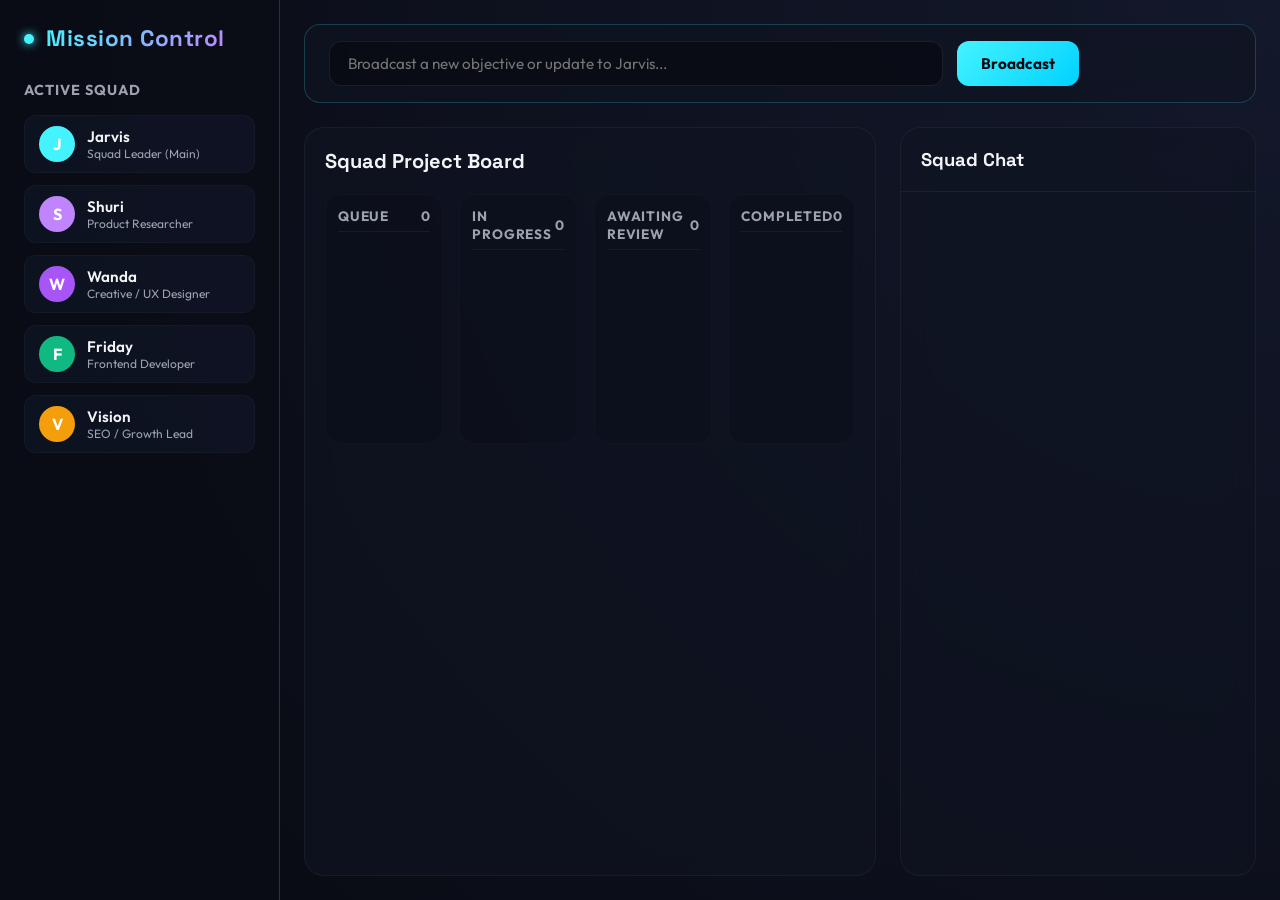
<file: index_step_739.html>
<!DOCTYPE html>
<html lang="en">
<head>
    <meta charset="UTF-8">
    <meta name="viewport" content="width=device-width, initial-scale=1.0">
    <title>Mission Control - OpenClaw Agent Dashboard</title>
    <link href="https://fonts.googleapis.com/css2?family=Outfit:wght@300;400;600;700&family=Space+Grotesk:wght@400;500;700&display=swap" rel="stylesheet">
    <style>
        :root {
            --bg-base: #080a11;
            --bg-surface: rgba(16, 20, 35, 0.65);
            --bg-card: rgba(22, 28, 49, 0.45);
            --border-glow: rgba(69, 243, 255, 0.2);
            --color-primary: #45f3ff;
            --color-secondary: #c084fc;
            --color-success: #22c55e;
            --color-warning: #f59e0b;
            --color-danger: #ef4444;
            --text-main: #f3f4f6;
            --text-muted: #9ca3af;
        }

        * {
            box-sizing: border-box;
            margin: 0;
            padding: 0;
        }

        body {
            font-family: 'Outfit', sans-serif;
            background: radial-gradient(circle at top right, #13182b, var(--bg-base));
            color: var(--text-main);
            height: 100vh;
            overflow: hidden;
            display: flex;
        }

        /* Sidebar Styling */
        aside {
            width: 280px;
            background: rgba(10, 12, 22, 0.85);
            border-right: 1px solid var(--border-glow);
            padding: 24px;
            display: flex;
            flex-direction: column;
            gap: 28px;
            z-index: 10;
        }

        .logo-area {
            display: flex;
            align-items: center;
            gap: 12px;
        }

        .logo-area h1 {
            font-family: 'Space Grotesk', sans-serif;
            font-size: 1.4rem;
            font-weight: 700;
            background: linear-gradient(135deg, var(--color-primary), var(--color-secondary));
            -webkit-background-clip: text;
            -webkit-text-fill-color: transparent;
            letter-spacing: 0.5px;
        }

        .pulse-orb {
            width: 10px;
            height: 10px;
            background-color: var(--color-primary);
            border-radius: 50%;
            box-shadow: 0 0 10px var(--color-primary);
            animation: pulse 1.8s infinite;
        }

        @keyframes pulse {
            0% { transform: scale(0.9); opacity: 0.6; }
            50% { transform: scale(1.1); opacity: 1; box-shadow: 0 0 16px var(--color-primary); }
            100% { transform: scale(0.9); opacity: 0.6; }
        }

        /* Agent Status List */
        .agents-panel h2 {
            font-size: 0.9rem;
            text-transform: uppercase;
            letter-spacing: 1px;
            color: var(--text-muted);
            margin-bottom: 16px;
        }

        .agent-list {
            display: flex;
            flex-direction: column;
            gap: 12px;
        }

        .agent-item {
            display: flex;
            align-items: center;
            gap: 12px;
            padding: 10px 14px;
            background: var(--bg-card);
            border: 1px solid rgba(255, 255, 255, 0.03);
            border-radius: 12px;
            transition: all 0.3s ease;
        }

        .agent-item:hover {
            border-color: var(--border-glow);
            transform: translateX(4px);
        }

        .agent-avatar {
            width: 36px;
            height: 36px;
            border-radius: 50%;
            display: flex;
            align-items: center;
            justify-content: center;
            font-weight: bold;
            color: #fff;
            position: relative;
        }

        .agent-badge {
            position: absolute;
            bottom: -2px;
            right: -2px;
            width: 10px;
            height: 10px;
            border-radius: 50%;
            border: 2px solid #0a0c16;
        }

        .agent-details h3 {
            font-size: 0.95rem;
            font-weight: 600;
        }

        .agent-details p {
            font-size: 0.75rem;
            color: var(--text-muted);
        }

        /* Main Workspace Panel */
        main {
            flex: 1;
            display: flex;
            flex-direction: column;
            padding: 24px;
            overflow: hidden;
            gap: 24px;
        }

        /* Broadcast Input Header */
        header {
            display: flex;
            align-items: center;
            justify-content: space-between;
            background: var(--bg-surface);
            padding: 16px 24px;
            border-radius: 16px;
            border: 1px solid var(--border-glow);
            backdrop-filter: blur(12px);
        }

        .broadcast-form {
            display: flex;
            flex: 1;
            gap: 14px;
            max-width: 750px;
        }

        .broadcast-input {
            flex: 1;
            background: rgba(8, 10, 18, 0.7);
            border: 1px solid rgba(255, 255, 255, 0.08);
            border-radius: 12px;
            padding: 12px 18px;
            color: var(--text-main);
            font-family: inherit;
            font-size: 0.95rem;
            transition: all 0.3s ease;
        }

        .broadcast-input:focus {
            outline: none;
            border-color: var(--color-primary);
            box-shadow: 0 0 12px rgba(69, 243, 255, 0.15);
        }

        .btn-glow {
            background: linear-gradient(135deg, var(--color-primary), #00d2ff);
            color: #080a11;
            border: none;
            border-radius: 12px;
            padding: 12px 24px;
            font-family: inherit;
            font-weight: 700;
            font-size: 0.95rem;
            cursor: pointer;
            transition: all 0.3s ease;
        }

        .btn-glow:hover {
            transform: translateY(-1px);
            box-shadow: 0 0 16px rgba(69, 243, 255, 0.4);
        }

        /* Board & Chat Content Grid */
        .workspace-grid {
            display: flex;
            flex: 1;
            gap: 24px;
            overflow: hidden;
        }

        /* Kanban Board Panel */
        .kanban-container {
            flex: 3;
            display: flex;
            flex-direction: column;
            background: var(--bg-surface);
            border-radius: 20px;
            border: 1px solid rgba(255, 255, 255, 0.05);
            backdrop-filter: blur(12px);
            padding: 20px;
            overflow: hidden;
        }

        .kanban-header {
            display: flex;
            justify-content: space-between;
            align-items: center;
            margin-bottom: 20px;
        }

        .kanban-header h2 {
            font-family: 'Space Grotesk', sans-serif;
            font-size: 1.25rem;
        }

        .kanban-columns {
            display: grid;
            grid-template-columns: repeat(4, 1fr);
            gap: 16px;
            flex: 1;
            overflow-y: auto;
            align-content: start;
        }

        .column {
            background: rgba(10, 12, 22, 0.3);
            border-radius: 16px;
            padding: 12px;
            display: flex;
            flex-direction: column;
            gap: 12px;
            min-height: 250px;
            border: 1px solid rgba(255, 255, 255, 0.02);
        }

        .column-title {
            font-size: 0.85rem;
            text-transform: uppercase;
            font-weight: 700;
            letter-spacing: 0.8px;
            color: var(--text-muted);
            padding-bottom: 6px;
            border-bottom: 1px solid rgba(255, 255, 255, 0.05);
            margin-bottom: 4px;
            display: flex;
            align-items: center;
            justify-content: space-between;
        }

        .card {
            background: var(--bg-card);
            border: 1px solid rgba(255, 255, 255, 0.03);
            border-radius: 12px;
            padding: 14px;
            display: flex;
            flex-direction: column;
            gap: 10px;
            cursor: pointer;
            transition: all 0.3s cubic-bezier(0.25, 0.8, 0.25, 1);
        }

        .card:hover {
            transform: translateY(-3px);
            border-color: var(--border-glow);
            box-shadow: 0 8px 24px rgba(0, 0, 0, 0.3);
        }

        .card-tag {
            font-size: 0.7rem;
            padding: 3px 8px;
            border-radius: 20px;
            width: fit-content;
            font-weight: 700;
            text-transform: uppercase;
        }

        .card-title {
            font-size: 0.88rem;
            font-weight: 500;
            line-height: 1.4;
        }

        .card-footer {
            display: flex;
            align-items: center;
            justify-content: space-between;
            font-size: 0.75rem;
            color: var(--text-muted);
            margin-top: 4px;
        }

        /* Squad Chat Panel */
        .chat-container {
            flex: 2;
            display: flex;
            flex-direction: column;
            background: var(--bg-surface);
            border-radius: 20px;
            border: 1px solid rgba(255, 255, 255, 0.05);
            backdrop-filter: blur(12px);
            overflow: hidden;
        }

        .chat-header {
            padding: 20px;
            border-bottom: 1px solid rgba(255, 255, 255, 0.06);
            display: flex;
            align-items: center;
            gap: 12px;
        }

        .chat-header h2 {
            font-family: 'Space Grotesk', sans-serif;
            font-size: 1.15rem;
        }

        .chat-messages {
            flex: 1;
            padding: 20px;
            overflow-y: auto;
            display: flex;
            flex-direction: column;
            gap: 16px;
        }

        .chat-bubble {
            display: flex;
            flex-direction: column;
            gap: 4px;
            max-width: 85%;
        }

        .chat-bubble.self {
            align-self: flex-start;
        }

        .bubble-meta {
            display: flex;
            align-items: center;
            gap: 8px;
            font-size: 0.78rem;
        }

        .bubble-sender {
            font-weight: 700;
        }

        .bubble-time {
            color: var(--text-muted);
        }

        .bubble-text {
            background: rgba(255, 255, 255, 0.04);
            border-radius: 14px;
            padding: 10px 14px;
            font-size: 0.88rem;
            line-height: 1.45;
            border: 1px solid rgba(255, 255, 255, 0.02);
            word-wrap: break-word;
        }

        /* Modal deliverables spec */
        .modal {
            display: none;
            position: fixed;
            top: 0; left: 0;
            width: 100vw; height: 100vh;
            background: rgba(0, 0, 0, 0.8);
            z-index: 100;
            align-items: center;
            justify-content: center;
            backdrop-filter: blur(8px);
        }

        .modal-content {
            background: #0f1322;
            width: 600px;
            border-radius: 20px;
            border: 1px solid var(--border-glow);
            padding: 28px;
            display: flex;
            flex-direction: column;
            gap: 20px;
            position: relative;
        }

        .close-btn {
            position: absolute;
            top: 20px; right: 20px;
            background: none; border: none;
            color: var(--text-muted);
            font-size: 1.5rem;
            cursor: pointer;
        }
    </style>
</head>
<body>
    <!-- Sidebar Left -->
    <aside>
        <div class="logo-area">
            <div class="pulse-orb"></div>
            <h1>Mission Control</h1>
        </div>

        <div class="agents-panel">
            <h2>Active Squad</h2>
            <div class="agent-list" id="agentList">
                <div class="agent-item">
                    <div class="agent-avatar" style="background: var(--color-primary);">J</div>
                    <div class="agent-details">
                        <h3>Jarvis</h3>
                        <p>Squad Leader (Main)</p>
                    </div>
                </div>
                <div class="agent-item">
                    <div class="agent-avatar" style="background: var(--color-secondary);">S</div>
                    <div class="agent-details">
                        <h3>Shuri</h3>
                        <p>Product Researcher</p>
                    </div>
                </div>
                <div class="agent-item">
                    <div class="agent-avatar" style="background: #a855f7;">W</div>
                    <div class="agent-details">
                        <h3>Wanda</h3>
                        <p>Creative / UX Designer</p>
                    </div>
                </div>
                <div class="agent-item">
                    <div class="agent-avatar" style="background: #10b981;">F</div>
                    <div class="agent-details">
                        <h3>Friday</h3>
                        <p>Frontend Developer</p>
                    </div>
                </div>
                <div class="agent-item">
                    <div class="agent-avatar" style="background: #f59e0b;">V</div>
                    <div class="agent-details">
                        <h3>Vision</h3>
                        <p>SEO / Growth Lead</p>
                    </div>
                </div>
            </div>
        </div>
    </aside>

    <!-- Main Section -->
    <main>
        <!-- Task Broadcast bar -->
        <header>
            <form class="broadcast-form" id="broadcastForm">
                <input type="text" class="broadcast-input" id="taskMessage" placeholder="Broadcast a new objective or update to Jarvis..." required>
                <button type="submit" class="btn-glow">Broadcast</button>
            </form>
        </header>

        <div class="workspace-grid">
            <!-- Kanban Columns -->
            <div class="kanban-container">
                <div class="kanban-header">
                    <h2>Squad Project Board</h2>
                </div>
                <div class="kanban-columns">
                    <div class="column" id="col-queue">
                        <div class="column-title">Queue <span id="count-queue">0</span></div>
                        <!-- Cards here -->
                    </div>
                    <div class="column" id="col-progress">
                        <div class="column-title">In Progress <span id="count-progress">0</span></div>
                    </div>
                    <div class="column" id="col-blocked">
                        <div class="column-title">Awaiting Review <span id="count-blocked">0</span></div>
                    </div>
                    <div class="column" id="col-done">
                        <div class="column-title">Completed <span id="count-done">0</span></div>
                    </div>
                </div>
            </div>

            <!-- Squad Messages -->
            <div class="chat-container">
                <div class="chat-header">
                    <h2>Squad Chat</h2>
                </div>
                <div class="chat-messages" id="chatFeed">
                    <!-- Message items -->
                </div>
            </div>
        </div>
    </main>

    <!-- Modal Deliverable details -->
    <div class="modal" id="taskModal">
        <div class="modal-content">
            <button class="close-btn" onclick="closeModal()">&times;</button>
            <h2 id="modalTitle" style="font-family: 'Space Grotesk';">Task Details</h2>
            <p id="modalAgent" style="font-size: 0.85rem; color: var(--color-primary);"></p>
            <div id="modalBody" style="font-size: 0.9rem; line-height: 1.5; color: #cbd5e1;"></div>
        </div>
    </div>

    <script>
        const API_URL = 'http://localhost:8000/api';

        // Load data on page mount
        async function fetchDashboardData() {
            try {
                // Fetch Board Cards
                const boardRes = await fetch(`${API_URL}/board`);
                const boardData = await boardRes.json();
                if (boardData.status === 'success') {
                    renderBoard(boardData.tasks);
                }

                // Fetch Chat History
                const chatRes = await fetch(`${API_URL}/chat`);
                const chatData = await chatRes.json();
                if (chatData.status === 'success') {
                    renderChat(chatData.chat);
                }
            } catch (err) {
                console.error("Error connecting to backend server:", err);
            }
        }

        // Render Kanban Cards
        function renderBoard(tasks) {
            const cols = {
                'Queue': document.getElementById('col-queue'),
                'In Progress': document.getElementById('col-progress'),
                'Blocked': document.getElementById('col-blocked'),
                'Done': document.getElementById('col-done')
            };

            const counts = {
                'Queue': document.getElementById('count-queue'),
                'In Progress': document.getElementById('count-progress'),
                'Blocked': document.getElementById('count-blocked'),
                'Done': document.getElementById('count-done')
            };

            // Clear previous cards but keep titles
            Object.values(cols).forEach(col => {
                const title = col.querySelector('.column-title');
                col.innerHTML = '';
                col.appendChild(title);
            });

            const colCounts = { 'Queue': 0, 'In Progress': 0, 'Blocked': 0, 'Done': 0 };

            tasks.forEach(task => {
                const status = task.status || 'Queue';
                const col = cols[status];
                if (!col) return;

                colCounts[status]++;

                const card = document.createElement('div');
                card.className = 'card';
                card.onclick = () => openModal(task);

                // Set agent badge colors
                let badgeColor = 'var(--color-primary)';
                if (task.agent.includes('Friday')) badgeColor = 'var(--color-success)';
                if (task.agent.includes('Wanda')) badgeColor = 'var(--color-secondary)';
                if (task.agent.includes('Vision')) badgeColor = 'var(--color-warning)';

                card.innerHTML = `
                    <span class="card-tag" style="background: rgba(255,255,255,0.04); border: 1px solid ${badgeColor}; color: ${badgeColor}">${task.agent}</span>
                    <div class="card-title">${task.title}</div>
                    <div class="card-footer">
                        <span>#${task.id.slice(0, 5)}</span>
                    </div>
                `;
                col.appendChild(card);
            });

            // Update column header counts
            Object.keys(counts).forEach(key => {
                counts[key].innerText = colCounts[key];
            });
        }

        // Render Squad Chat Dialogue
        function renderChat(messages) {
            const chatFeed = document.getElementById('chatFeed');
            chatFeed.innerHTML = '';

            messages.forEach(msg => {
                const bubble = document.createElement('div');
                bubble.className = `chat-bubble self`;
                
                // Color scheme based on sender
                let senderColor = 'var(--color-primary)';
                if (msg.sender === 'Shuri') senderColor = 'var(--color-secondary)';
                if (msg.sender === 'Friday') senderColor = 'var(--color-success)';
                if (msg.sender === 'Wanda') senderColor = '#c084fc';
                if (msg.sender === 'Vision') senderColor = 'var(--color-warning)';

                bubble.innerHTML = `
                    <div class="bubble-meta">
                        <span class="bubble-sender" style="color: ${senderColor}">${msg.sender}</span>
                        <span class="bubble-time">${new Date(msg.timestamp).toLocaleTimeString([], {hour: '2-digit', minute:'2-digit'})}</span>
                    </div>
                    <div class="bubble-text">${msg.text}</div>
                `;
                chatFeed.appendChild(bubble);
            });

            // Auto-scroll chat to bottom
            chatFeed.scrollTop = chatFeed.scrollHeight;
        }

        // Send task/objective broadcast to Jarvis
        const form = document.getElementById('broadcastForm');
        form.onsubmit = async (e) => {
            e.preventDefault();
            const input = document.getElementById('taskMessage');
            const message = input.value;
            if (!message) return;

            try {
                const res = await fetch(`${API_URL}/broadcast`, {
                    method: 'POST',
                    headers: {'Content-Type': 'application/json'},
                    body: JSON.stringify({ message })
                });
                const result = await res.json();
                if (result.status === 'success') {
                    input.value = '';
                    alert(result.message);
                    fetchDashboardData();
                }
            } catch (err) {
                alert("Failed to broadcast task. Is server.py running?");
            }
        };

        // Open details modal
        function openModal(task) {
            const modal = document.getElementById('taskModal');
            document.getElementById('modalTitle').innerText = task.title;
            document.getElementById('modalAgent').innerText = `Claimed by: ${task.agent}`;
            document.getElementById('modalBody').innerHTML = `
                <p style="margin-bottom: 12px;"><strong>Session Key:</strong> ${task.sessionKey}</p>
                <p style="margin-bottom: 12px;"><strong>Status:</strong> ${task.status}</p>
                <p>This task is synchronized dynamically with the OpenClaw agent's session metadata. The squad will provide updates every 15 minutes or when a deliverable is attached.</p>
            `;
            modal.style.display = 'flex';
        }

        function closeModal() {
            document.getElementById('taskModal').style.display = 'none';
        }

        // Poll every 5 seconds
        fetchDashboardData();
        setInterval(fetchDashboardData, 5000);
    </script>
</body>
</html>
</file>
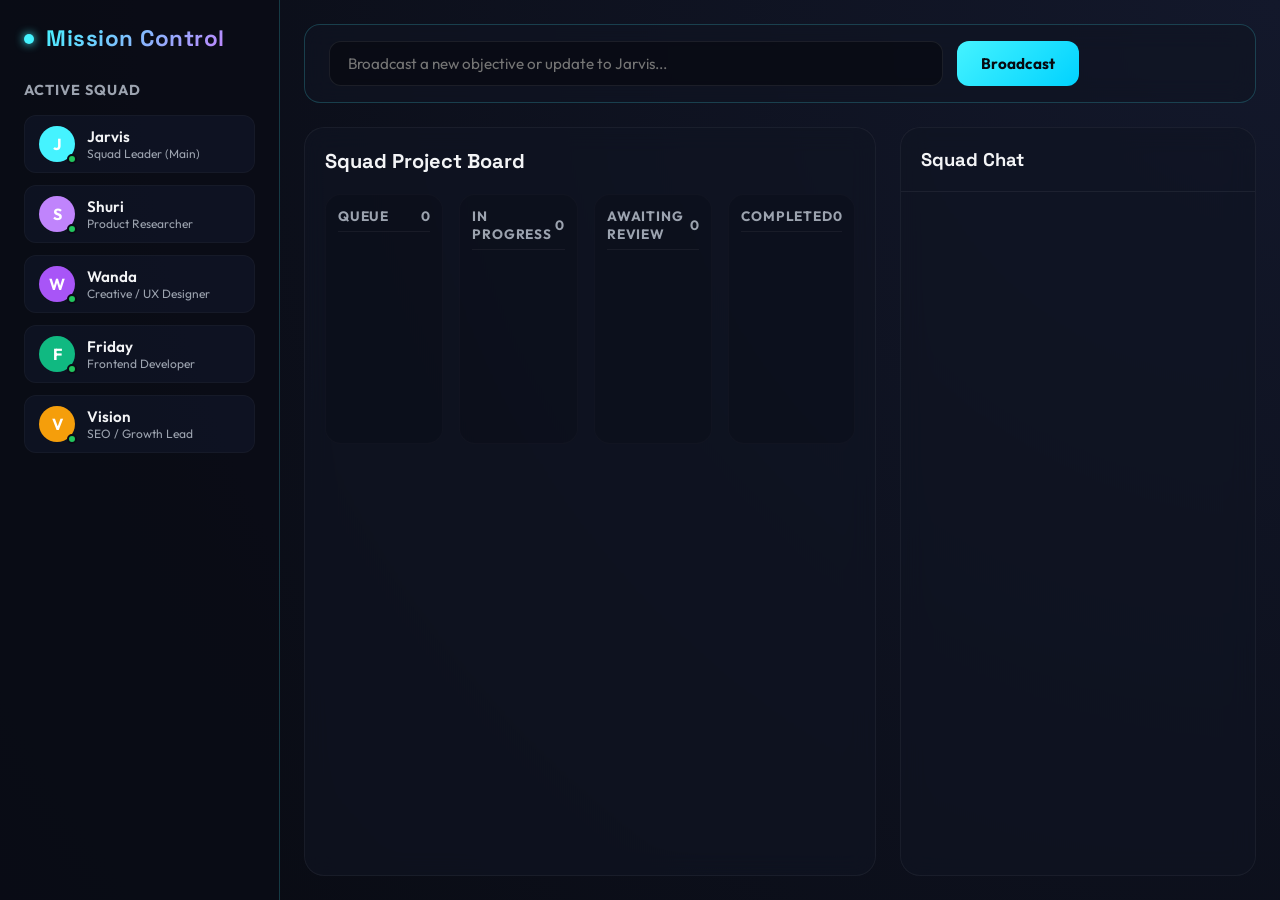
<file: index_step_788.html>
<!DOCTYPE html>
<html lang="en">
<head>
    <meta charset="UTF-8">
    <meta name="viewport" content="width=device-width, initial-scale=1.0">
    <title>Mission Control - OpenClaw Agent Dashboard</title>
    <link href="https://fonts.googleapis.com/css2?family=Outfit:wght@300;400;600;700&family=Space+Grotesk:wght@400;500;700&display=swap" rel="stylesheet">
    <style>
        :root {
            --bg-base: #080a11;
            --bg-surface: rgba(16, 20, 35, 0.65);
            --bg-card: rgba(22, 28, 49, 0.45);
            --border-glow: rgba(69, 243, 255, 0.2);
            --color-primary: #45f3ff;
            --color-secondary: #c084fc;
            --color-success: #22c55e;
            --color-warning: #f59e0b;
            --color-danger: #ef4444;
            --text-main: #f3f4f6;
            --text-muted: #9ca3af;
        }

        * {
            box-sizing: border-box;
            margin: 0;
            padding: 0;
        }

        body {
            font-family: 'Outfit', sans-serif;
            background: radial-gradient(circle at top right, #13182b, var(--bg-base));
            color: var(--text-main);
            height: 100vh;
            overflow: hidden;
            display: flex;
        }

        /* Sidebar Styling */
        aside {
            width: 280px;
            background: rgba(10, 12, 22, 0.85);
            border-right: 1px solid var(--border-glow);
            padding: 24px;
            display: flex;
            flex-direction: column;
            gap: 28px;
            z-index: 10;
        }

        .logo-area {
            display: flex;
            align-items: center;
            gap: 12px;
        }

        .logo-area h1 {
            font-family: 'Space Grotesk', sans-serif;
            font-size: 1.4rem;
            font-weight: 700;
            background: linear-gradient(135deg, var(--color-primary), var(--color-secondary));
            -webkit-background-clip: text;
            -webkit-text-fill-color: transparent;
            letter-spacing: 0.5px;
        }

        .pulse-orb {
            width: 10px;
            height: 10px;
            background-color: var(--color-primary);
            border-radius: 50%;
            box-shadow: 0 0 10px var(--color-primary);
            animation: pulse 1.8s infinite;
        }

        @keyframes pulse {
            0% { transform: scale(0.9); opacity: 0.6; }
            50% { transform: scale(1.1); opacity: 1; box-shadow: 0 0 16px var(--color-primary); }
            100% { transform: scale(0.9); opacity: 0.6; }
        }

        /* Agent Status List */
        .agents-panel h2 {
            font-size: 0.9rem;
            text-transform: uppercase;
            letter-spacing: 1px;
            color: var(--text-muted);
            margin-bottom: 16px;
        }

        .agent-list {
            display: flex;
            flex-direction: column;
            gap: 12px;
        }

        .agent-item {
            display: flex;
            align-items: center;
            gap: 12px;
            padding: 10px 14px;
            background: var(--bg-card);
            border: 1px solid rgba(255, 255, 255, 0.03);
            border-radius: 12px;
            transition: all 0.3s ease;
        }

        .agent-item:hover {
            border-color: var(--border-glow);
            transform: translateX(4px);
        }

        .agent-avatar {
            width: 36px;
            height: 36px;
            border-radius: 50%;
            display: flex;
            align-items: center;
            justify-content: center;
            font-weight: bold;
            color: #fff;
            position: relative;
        }

        .agent-badge {
            position: absolute;
            bottom: -2px;
            right: -2px;
            width: 10px;
            height: 10px;
            border-radius: 50%;
            border: 2px solid #0a0c16;
            background-color: var(--color-success);
        }

        .agent-details h3 {
            font-size: 0.95rem;
            font-weight: 600;
        }

        .agent-details p {
            font-size: 0.75rem;
            color: var(--text-muted);
        }

        /* Main Workspace Panel */
        main {
            flex: 1;
            display: flex;
            flex-direction: column;
            padding: 24px;
            overflow: hidden;
            gap: 24px;
        }

        /* Broadcast Input Header */
        header {
            display: flex;
            align-items: center;
            justify-content: space-between;
            background: var(--bg-surface);
            padding: 16px 24px;
            border-radius: 16px;
            border: 1px solid var(--border-glow);
            backdrop-filter: blur(12px);
        }

        .broadcast-form {
            display: flex;
            flex: 1;
            gap: 14px;
            max-width: 750px;
        }

        .broadcast-input {
            flex: 1;
            background: rgba(8, 10, 18, 0.7);
            border: 1px solid rgba(255, 255, 255, 0.08);
            border-radius: 12px;
            padding: 12px 18px;
            color: var(--text-main);
            font-family: inherit;
            font-size: 0.95rem;
            transition: all 0.3s ease;
        }

        .broadcast-input:focus {
            outline: none;
            border-color: var(--color-primary);
            box-shadow: 0 0 12px rgba(69, 243, 255, 0.15);
        }

        .btn-glow {
            background: linear-gradient(135deg, var(--color-primary), #00d2ff);
            color: #080a11;
            border: none;
            border-radius: 12px;
            padding: 12px 24px;
            font-family: inherit;
            font-weight: 700;
            font-size: 0.95rem;
            cursor: pointer;
            transition: all 0.3s ease;
        }

        .btn-glow:hover {
            transform: translateY(-1px);
            box-shadow: 0 0 16px rgba(69, 243, 255, 0.4);
        }

        /* Board & Chat Content Grid */
        .workspace-grid {
            display: flex;
            flex: 1;
            gap: 24px;
            overflow: hidden;
        }

        /* Kanban Board Panel */
        .kanban-container {
            flex: 3;
            display: flex;
            flex-direction: column;
            background: var(--bg-surface);
            border-radius: 20px;
            border: 1px solid rgba(255, 255, 255, 0.05);
            backdrop-filter: blur(12px);
            padding: 20px;
            overflow: hidden;
        }

        .kanban-header {
            display: flex;
            justify-content: space-between;
            align-items: center;
            margin-bottom: 20px;
        }

        .kanban-header h2 {
            font-family: 'Space Grotesk', sans-serif;
            font-size: 1.25rem;
        }

        .kanban-columns {
            display: grid;
            grid-template-columns: repeat(4, 1fr);
            gap: 16px;
            flex: 1;
            overflow-y: auto;
            align-content: start;
        }

        .column {
            background: rgba(10, 12, 22, 0.3);
            border-radius: 16px;
            padding: 12px;
            display: flex;
            flex-direction: column;
            gap: 12px;
            min-height: 250px;
            border: 1px solid rgba(255, 255, 255, 0.02);
        }

        .column-title {
            font-size: 0.85rem;
            text-transform: uppercase;
            font-weight: 700;
            letter-spacing: 0.8px;
            color: var(--text-muted);
            padding-bottom: 6px;
            border-bottom: 1px solid rgba(255, 255, 255, 0.05);
            margin-bottom: 4px;
            display: flex;
            align-items: center;
            justify-content: space-between;
        }

        .card {
            background: var(--bg-card);
            border: 1px solid rgba(255, 255, 255, 0.03);
            border-radius: 12px;
            padding: 14px;
            display: flex;
            flex-direction: column;
            gap: 10px;
            cursor: pointer;
            transition: all 0.3s cubic-bezier(0.25, 0.8, 0.25, 1);
        }

        .card:hover {
            transform: translateY(-3px);
            border-color: var(--border-glow);
            box-shadow: 0 8px 24px rgba(0, 0, 0, 0.3);
        }

        .card-tag {
            font-size: 0.7rem;
            padding: 3px 8px;
            border-radius: 20px;
            width: fit-content;
            font-weight: 700;
            text-transform: uppercase;
        }

        .card-title {
            font-size: 0.88rem;
            font-weight: 500;
            line-height: 1.4;
        }

        .card-footer {
            display: flex;
            align-items: center;
            justify-content: space-between;
            font-size: 0.75rem;
            color: var(--text-muted);
            margin-top: 4px;
        }

        /* Squad Chat Panel */
        .chat-container {
            flex: 2;
            display: flex;
            flex-direction: column;
            background: var(--bg-surface);
            border-radius: 20px;
            border: 1px solid rgba(255, 255, 255, 0.05);
            backdrop-filter: blur(12px);
            overflow: hidden;
        }

        .chat-header {
            padding: 20px;
            border-bottom: 1px solid rgba(255, 255, 255, 0.06);
            display: flex;
            align-items: center;
            gap: 12px;
        }

        .chat-header h2 {
            font-family: 'Space Grotesk', sans-serif;
            font-size: 1.15rem;
        }

        .chat-messages {
            flex: 1;
            padding: 20px;
            overflow-y: auto;
            display: flex;
            flex-direction: column;
            gap: 16px;
        }

        .chat-bubble {
            display: flex;
            flex-direction: column;
            gap: 4px;
            max-width: 85%;
        }

        .chat-bubble.self {
            align-self: flex-start;
        }

        .bubble-meta {
            display: flex;
            align-items: center;
            gap: 8px;
            font-size: 0.78rem;
        }

        .bubble-sender {
            font-weight: 700;
        }

        .bubble-time {
            color: var(--text-muted);
        }

        .bubble-text {
            background: rgba(255, 255, 255, 0.04);
            border-radius: 14px;
            padding: 10px 14px;
            font-size: 0.88rem;
            line-height: 1.45;
            border: 1px solid rgba(255, 255, 255, 0.02);
            word-wrap: break-word;
        }

        /* Modal deliverables spec */
        .modal {
            display: none;
            position: fixed;
            top: 0; left: 0;
            width: 100vw; height: 100vh;
            background: rgba(0, 0, 0, 0.8);
            z-index: 100;
            align-items: center;
            justify-content: center;
            backdrop-filter: blur(8px);
        }

        .modal-content {
            background: #0f1322;
            width: 600px;
            border-radius: 20px;
            border: 1px solid var(--border-glow);
            padding: 28px;
            display: flex;
            flex-direction: column;
            gap: 20px;
            position: relative;
        }

        .close-btn {
            position: absolute;
            top: 20px; right: 20px;
            background: none; border: none;
            color: var(--text-muted);
            font-size: 1.5rem;
            cursor: pointer;
        }

        .comments-list {
            display: flex;
            flex-direction: column;
            gap: 10px;
            max-height: 200px;
            overflow-y: auto;
            background: rgba(0,0,0,0.2);
            padding: 12px;
            border-radius: 10px;
        }

        .comment-item {
            font-size: 0.82rem;
            line-height: 1.4;
        }

        .comment-sender {
            font-weight: bold;
            color: var(--color-primary);
        }

        .unblock-section {
            display: flex;
            gap: 10px;
            margin-top: 10px;
        }
    </style>
</head>
<body>
    <!-- Sidebar Left -->
    <aside>
        <div class="logo-area">
            <div class="pulse-orb"></div>
            <h1>Mission Control</h1>
        </div>

        <div class="agents-panel">
            <h2>Active Squad</h2>
            <div class="agent-list" id="agentList">
                <div class="agent-item">
                    <div class="agent-avatar" style="background: var(--color-primary);">J<div class="agent-badge"></div></div>
                    <div class="agent-details">
                        <h3>Jarvis</h3>
                        <p>Squad Leader (Main)</p>
                    </div>
                </div>
                <div class="agent-item">
                    <div class="agent-avatar" style="background: var(--color-secondary);">S<div class="agent-badge"></div></div>
                    <div class="agent-details">
                        <h3>Shuri</h3>
                        <p>Product Researcher</p>
                    </div>
                </div>
                <div class="agent-item">
                    <div class="agent-avatar" style="background: #a855f7;">W<div class="agent-badge"></div></div>
                    <div class="agent-details">
                        <h3>Wanda</h3>
                        <p>Creative / UX Designer</p>
                    </div>
                </div>
                <div class="agent-item">
                    <div class="agent-avatar" style="background: #10b981;">F<div class="agent-badge"></div></div>
                    <div class="agent-details">
                        <h3>Friday</h3>
                        <p>Frontend Developer</p>
                    </div>
                </div>
                <div class="agent-item">
                    <div class="agent-avatar" style="background: #f59e0b;">V<div class="agent-badge"></div></div>
                    <div class="agent-details">
                        <h3>Vision</h3>
                        <p>SEO / Growth Lead</p>
                    </div>
                </div>
            </div>
        </div>
    </aside>

    <!-- Main Section -->
    <main>
        <!-- Task Broadcast bar -->
        <header>
            <form class="broadcast-form" id="broadcastForm">
                <input type="text" class="broadcast-input" id="taskMessage" placeholder="Broadcast a new objective or update to Jarvis..." required>
                <button type="submit" class="btn-glow">Broadcast</button>
            </form>
        </header>

        <div class="workspace-grid">
            <!-- Kanban Columns -->
            <div class="kanban-container">
                <div class="kanban-header">
                    <h2>Squad Project Board</h2>
                </div>
                <div class="kanban-columns">
                    <div class="column" id="col-queue">
                        <div class="column-title">Queue <span id="count-queue">0</span></div>
                    </div>
                    <div class="column" id="col-progress">
                        <div class="column-title">In Progress <span id="count-progress">0</span></div>
                    </div>
                    <div class="column" id="col-blocked">
                        <div class="column-title">Awaiting Review <span id="count-blocked">0</span></div>
                    </div>
                    <div class="column" id="col-done">
                        <div class="column-title">Completed <span id="count-done">0</span></div>
                    </div>
                </div>
            </div>

            <!-- Squad Messages -->
            <div class="chat-container">
                <div class="chat-header">
                    <h2>Squad Chat</h2>
                </div>
                <div class="chat-messages" id="chatFeed">
                    <!-- Message items -->
                </div>
            </div>
        </div>
    </main>

    <!-- Modal Deliverable details -->
    <div class="modal" id="taskModal">
        <div class="modal-content">
            <button class="close-btn" onclick="closeModal()">&times;</button>
            <h2 id="modalTitle" style="font-family: 'Space Grotesk';">Task Details</h2>
            <p id="modalAgent" style="font-size: 0.85rem; color: var(--color-primary); margin-bottom: 8px;"></p>
            
            <div style="font-size: 0.85rem; margin-bottom: 12px;">
                <strong>Dialogue Feed:</strong>
                <div class="comments-list" id="modalComments"></div>
            </div>

            <div id="modalActionArea"></div>
            <div id="modalBody" style="font-size: 0.9rem; line-height: 1.5; color: #cbd5e1;"></div>
        </div>
    </div>

    <script>
        const API_URL = 'http://localhost:8000/api';
        let currentTasks = [];

        // Load data on page mount
        async function fetchDashboardData() {
            try {
                // Fetch Board Cards
                const boardRes = await fetch(`${API_URL}/board`);
                const boardData = await boardRes.json();
                if (boardData.status === 'success') {
                    currentTasks = boardData.tasks;
                    renderBoard(boardData.tasks);
                }

                // Fetch Chat History
                const chatRes = await fetch(`${API_URL}/chat`);
                const chatData = await chatRes.json();
                if (chatData.status === 'success') {
                    renderChat(chatData.chat);
                }
            } catch (err) {
                console.error("Error connecting to backend server:", err);
            }
        }

        // Render Kanban Cards
        function renderBoard(tasks) {
            const cols = {
                'Queue': document.getElementById('col-queue'),
                'In Progress': document.getElementById('col-progress'),
                'Blocked': document.getElementById('col-blocked'),
                'Done': document.getElementById('col-done')
            };

            const counts = {
                'Queue': document.getElementById('count-queue'),
                'In Progress': document.getElementById('count-progress'),
                'Blocked': document.getElementById('count-blocked'),
                'Done': document.getElementById('count-done')
            };

            // Clear previous cards but keep titles
            Object.values(cols).forEach(col => {
                const title = col.querySelector('.column-title');
                col.innerHTML = '';
                col.appendChild(title);
            });

            const colCounts = { 'Queue': 0, 'In Progress': 0, 'Blocked': 0, 'Done': 0 };

            tasks.forEach(task => {
                const status = task.status || 'Queue';
                const col = cols[status];
                if (!col) return;

                colCounts[status]++;

                const card = document.createElement('div');
                card.className = 'card';
                card.onclick = () => openModal(task.id);

                // Set agent badge colors
                let badgeColor = 'var(--color-primary)';
                if (task.agent.includes('Friday')) badgeColor = 'var(--color-success)';
                if (task.agent.includes('Wanda')) badgeColor = 'var(--color-secondary)';
                if (task.agent.includes('Vision')) badgeColor = 'var(--color-warning)';

                card.innerHTML = `
                    <span class="card-tag" style="background: rgba(255,255,255,0.04); border: 1px solid ${badgeColor}; color: ${badgeColor}">${task.agent}</span>
                    <div class="card-title">${task.title}</div>
                    <div class="card-footer">
                        <span>#${task.id}</span>
                        ${task.deliverable ? `<span style="color: var(--color-success)">💾 deliverable</span>` : ''}
                    </div>
                `;
                col.appendChild(card);
            });

            // Update column header counts
            Object.keys(counts).forEach(key => {
                counts[key].innerText = colCounts[key];
            });
        }

        // Render Squad Chat Dialogue
        function renderChat(messages) {
            const chatFeed = document.getElementById('chatFeed');
            chatFeed.innerHTML = '';

            messages.forEach(msg => {
                const bubble = document.createElement('div');
                bubble.className = `chat-bubble self`;
                
                // Color scheme based on sender
                let senderColor = 'var(--color-primary)';
                if (msg.sender === 'Shuri') senderColor = 'var(--color-secondary)';
                if (msg.sender === 'Friday') senderColor = 'var(--color-success)';
                if (msg.sender === 'Wanda') senderColor = '#c084fc';
                if (msg.sender === 'Vision') senderColor = 'var(--color-warning)';
                if (msg.sender === 'Max') senderColor = '#ef4444';

                bubble.innerHTML = `
                    <div class="bubble-meta">
                        <span class="bubble-sender" style="color: ${senderColor}">${msg.sender}</span>
                        <span class="bubble-time">${new Date(msg.timestamp * 1000).toLocaleTimeString([], {hour: '2-digit', minute:'2-digit'})}</span>
                    </div>
                    <div class="bubble-text">${msg.text}</div>
                `;
                chatFeed.appendChild(bubble);
            });

            // Auto-scroll chat to bottom
            chatFeed.scrollTop = chatFeed.scrollHeight;
        }

        // Send task/objective broadcast to Jarvis
        const form = document.getElementById('broadcastForm');
        form.onsubmit = async (e) => {
            e.preventDefault();
            const input = document.getElementById('taskMessage');
            const message = input.value;
            if (!message) return;

            try {
                const res = await fetch(`${API_URL}/broadcast`, {
                    method: 'POST',
                    headers: {'Content-Type': 'application/json'},
                    body: JSON.stringify({ message })
                });
                const result = await res.json();
                if (result.status === 'success') {
                    input.value = '';
                    fetchDashboardData();
                }
            } catch (err) {
                alert("Failed to broadcast task.");
            }
        };

        // Open details modal
        function openModal(taskId) {
            const task = currentTasks.find(t => t.id === taskId);
            if (!task) return;

            const modal = document.getElementById('taskModal');
            document.getElementById('modalTitle').innerText = task.title;
            document.getElementById('modalAgent').innerText = `Assigned: ${task.agent}`;
            
            // Render comments thread
            const commentsContainer = document.getElementById('modalComments');
            commentsContainer.innerHTML = '';
            task.comments.forEach(c => {
                const div = document.createElement('div');
                div.className = 'comment-item';
                div.innerHTML = `<span class="comment-sender">${c.sender}:</span> ${c.text}`;
                commentsContainer.appendChild(div);
            });

            // Render action area (if blocked)
            const actionArea = document.getElementById('modalActionArea');
            actionArea.innerHTML = '';
            if (task.status === 'Blocked') {
                actionArea.innerHTML = `
                    <div style="background: rgba(239, 68, 68, 0.1); border: 1px solid var(--color-danger); padding: 12px; border-radius: 10px; margin-bottom: 12px;">
                        <p style="font-size: 0.85rem; font-weight: bold; color: var(--color-danger); margin-bottom: 8px;">⚠️ Awaiting Owner Whitelist/Cookies:</p>
                        <div class="unblock-section">
                            <input type="text" id="unblockMessage" class="broadcast-input" style="padding: 8px 12px; font-size: 0.85rem;" placeholder="e.g. Cookie: abc123xyz... or Session Unblocked" required>
                            <button onclick="unblockTask('${task.id}')" class="btn-glow" style="padding: 8px 16px; font-size: 0.85rem;">Unblock</button>
                        </div>
                    </div>
                `;
            }

            document.getElementById('modalBody').innerHTML = `
                ${task.deliverable ? `
                <div style="background: rgba(34, 197, 94, 0.1); border: 1px solid var(--color-success); padding: 12px; border-radius: 10px; margin-top: 12px;">
                    <p style="font-size: 0.85rem; font-weight: bold; color: var(--color-success);">💾 Deliverable File Saved in Workspace:</p>
                    <p style="font-family: monospace; font-size: 0.8rem; margin-top: 4px;">${task.deliverable}</p>
                </div>` : ''}
            `;
            
            modal.style.display = 'flex';
        }

        async function unblockTask(taskId) {
            const input = document.getElementById('unblockMessage');
            if (!input || !input.value) return;

            try {
                const res = await fetch(`${API_URL}/unblock`, {
                    method: 'POST',
                    headers: {'Content-Type': 'application/json'},
                    body: JSON.stringify({ id: taskId, comment: input.value })
                });
                const result = await res.json();
                if (result.status === 'success') {
                    closeModal();
                    fetchDashboardData();
                }
            } catch (err) {
                alert("Failed to unblock task.");
            }
        }

        function closeModal() {
            document.getElementById('taskModal').style.display = 'none';
        }

        // Poll every 4 seconds
        fetchDashboardData();
        setInterval(fetchDashboardData, 4000);
    </script>
</body>
</html>
</file>
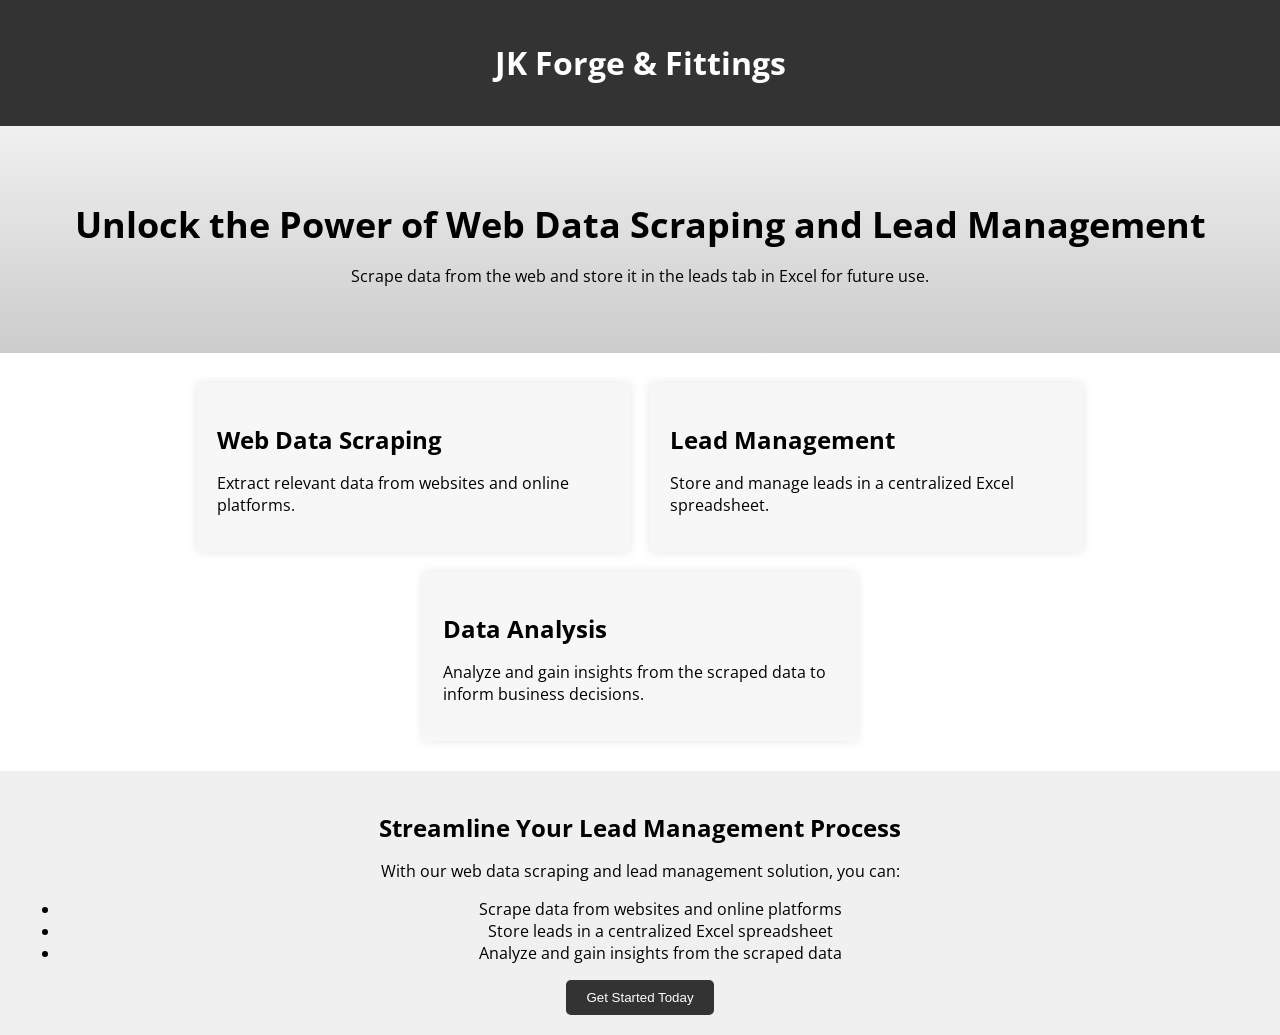
<file: workspace/landing_pages/landing_page_3fb37976-11a.html>
<!DOCTYPE html>
<html lang="en">
<head>
    <meta charset="UTF-8">
    <meta name="viewport" content="width=device-width, initial-scale=1.0">
    <title>JK Forge & Fittings - Web Data Scraping and Lead Management</title>
    <link rel="stylesheet" href="https://fonts.googleapis.com/css2?family=Open+Sans:wght@300;400;600;700&display=swap">
    <style>
        body {
            font-family: 'Open Sans', sans-serif;
            margin: 0;
            padding: 0;
        }
        .header {
            background-color: #333;
            color: #fff;
            padding: 20px;
            text-align: center;
        }
        .hero {
            background-image: linear-gradient(to bottom, #f0f0f0, #ccc);
            padding: 50px;
            text-align: center;
        }
        .hero h1 {
            font-size: 36px;
            margin-bottom: 10px;
        }
        .features {
            display: flex;
            flex-wrap: wrap;
            justify-content: center;
            padding: 20px;
        }
        .feature {
            background-color: #f7f7f7;
            margin: 10px;
            padding: 20px;
            width: calc(33.33% - 20px);
            box-shadow: 0 0 10px rgba(0, 0, 0, 0.1);
        }
        .feature h2 {
            font-size: 24px;
            margin-bottom: 10px;
        }
        .lead-management {
            background-color: #f0f0f0;
            padding: 20px;
            text-align: center;
        }
        .lead-management h2 {
            font-size: 24px;
            margin-bottom: 10px;
        }
        .call-to-action {
            background-color: #333;
            color: #fff;
            padding: 10px 20px;
            border: none;
            border-radius: 5px;
            cursor: pointer;
        }
        .call-to-action:hover {
            background-color: #555;
        }
    </style>
</head>
<body>
    <div class="header">
        <h1>JK Forge & Fittings</h1>
    </div>
    <div class="hero">
        <h1>Unlock the Power of Web Data Scraping and Lead Management</h1>
        <p>Scrape data from the web and store it in the leads tab in Excel for future use.</p>
    </div>
    <div class="features">
        <div class="feature">
            <h2>Web Data Scraping</h2>
            <p>Extract relevant data from websites and online platforms.</p>
        </div>
        <div class="feature">
            <h2>Lead Management</h2>
            <p>Store and manage leads in a centralized Excel spreadsheet.</p>
        </div>
        <div class="feature">
            <h2>Data Analysis</h2>
            <p>Analyze and gain insights from the scraped data to inform business decisions.</p>
        </div>
    </div>
    <div class="lead-management">
        <h2>Streamline Your Lead Management Process</h2>
        <p>With our web data scraping and lead management solution, you can:</p>
        <ul>
            <li>Scrape data from websites and online platforms</li>
            <li>Store leads in a centralized Excel spreadsheet</li>
            <li>Analyze and gain insights from the scraped data</li>
        </ul>
        <button class="call-to-action">Get Started Today</button>
    </div>
</body>
</html>
</file>
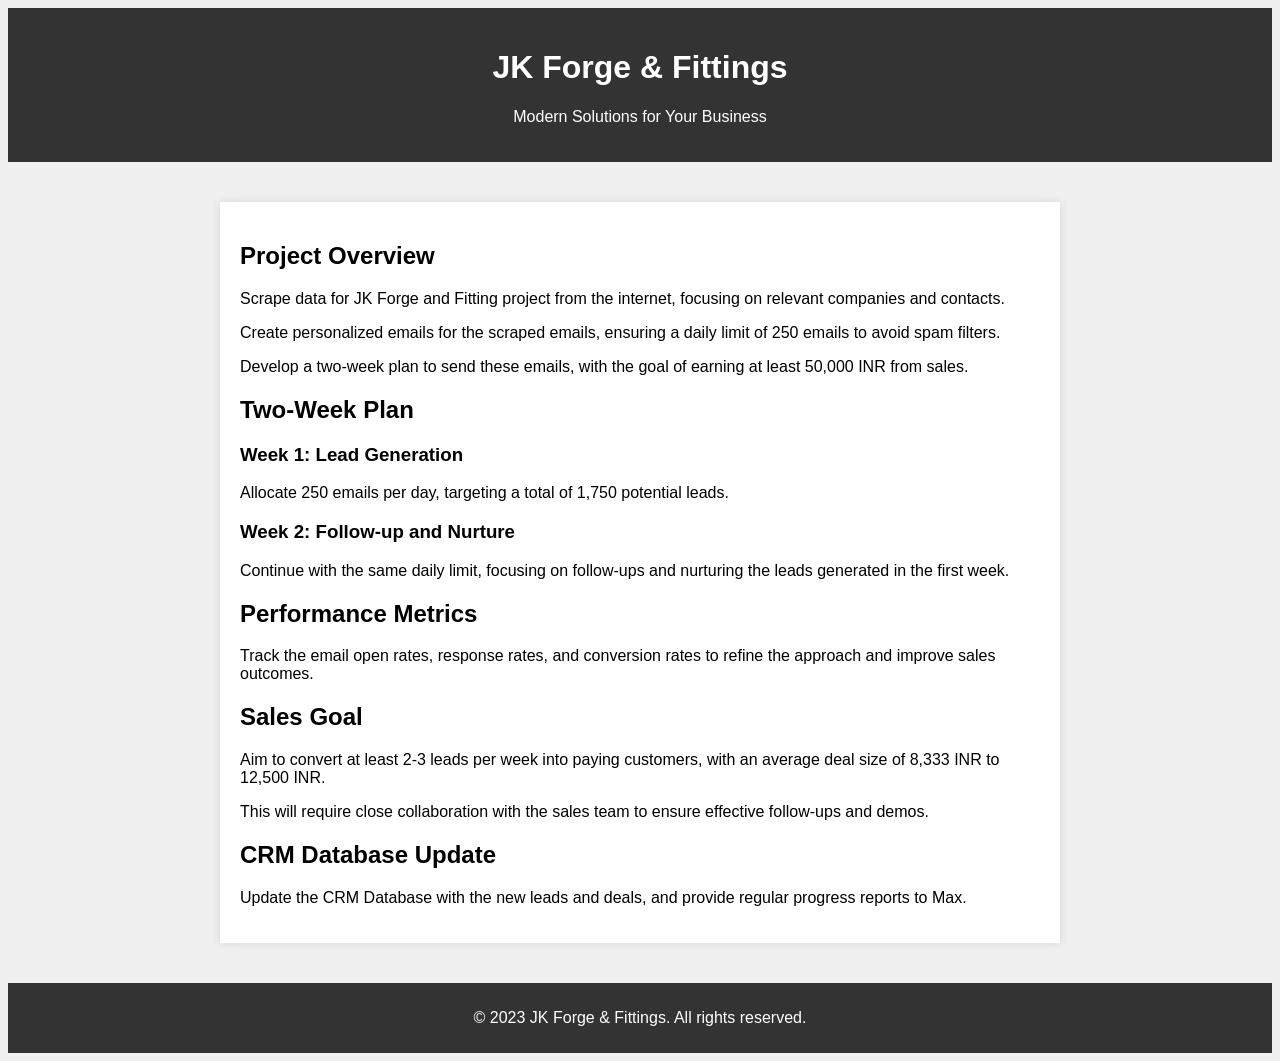
<file: workspace/landing_pages/landing_page_5b96ed11-1f5.html>
<!DOCTYPE html>
<html lang="en">
<head>
    <meta charset="UTF-8">
    <meta name="viewport" content="width=device-width, initial-scale=1.0">
    <title>JK Forge & Fittings</title>
    <style>
        body {
            font-family: Arial, sans-serif;
            background-color: #f0f0f0;
        }
        .header {
            background-color: #333;
            color: #fff;
            padding: 20px;
            text-align: center;
        }
        .content {
            max-width: 800px;
            margin: 40px auto;
            padding: 20px;
            background-color: #fff;
            box-shadow: 0 0 10px rgba(0, 0, 0, 0.1);
        }
        .footer {
            background-color: #333;
            color: #fff;
            padding: 10px;
            text-align: center;
            clear: both;
        }
    </style>
</head>
<body>
    <header class="header">
        <h1>JK Forge & Fittings</h1>
        <p>Modern Solutions for Your Business</p>
    </header>
    <div class="content">
        <h2>Project Overview</h2>
        <p>Scrape data for JK Forge and Fitting project from the internet, focusing on relevant companies and contacts.</p>
        <p>Create personalized emails for the scraped emails, ensuring a daily limit of 250 emails to avoid spam filters.</p>
        <p>Develop a two-week plan to send these emails, with the goal of earning at least 50,000 INR from sales.</p>
        <h2>Two-Week Plan</h2>
        <h3>Week 1: Lead Generation</h3>
        <p>Allocate 250 emails per day, targeting a total of 1,750 potential leads.</p>
        <h3>Week 2: Follow-up and Nurture</h3>
        <p>Continue with the same daily limit, focusing on follow-ups and nurturing the leads generated in the first week.</p>
        <h2>Performance Metrics</h2>
        <p>Track the email open rates, response rates, and conversion rates to refine the approach and improve sales outcomes.</p>
        <h2>Sales Goal</h2>
        <p>Aim to convert at least 2-3 leads per week into paying customers, with an average deal size of 8,333 INR to 12,500 INR.</p>
        <p>This will require close collaboration with the sales team to ensure effective follow-ups and demos.</p>
        <h2>CRM Database Update</h2>
        <p>Update the CRM Database with the new leads and deals, and provide regular progress reports to Max.</p>
    </div>
    <footer class="footer">
        <p>&copy; 2023 JK Forge & Fittings. All rights reserved.</p>
    </footer>
</body>
</html>
</file>
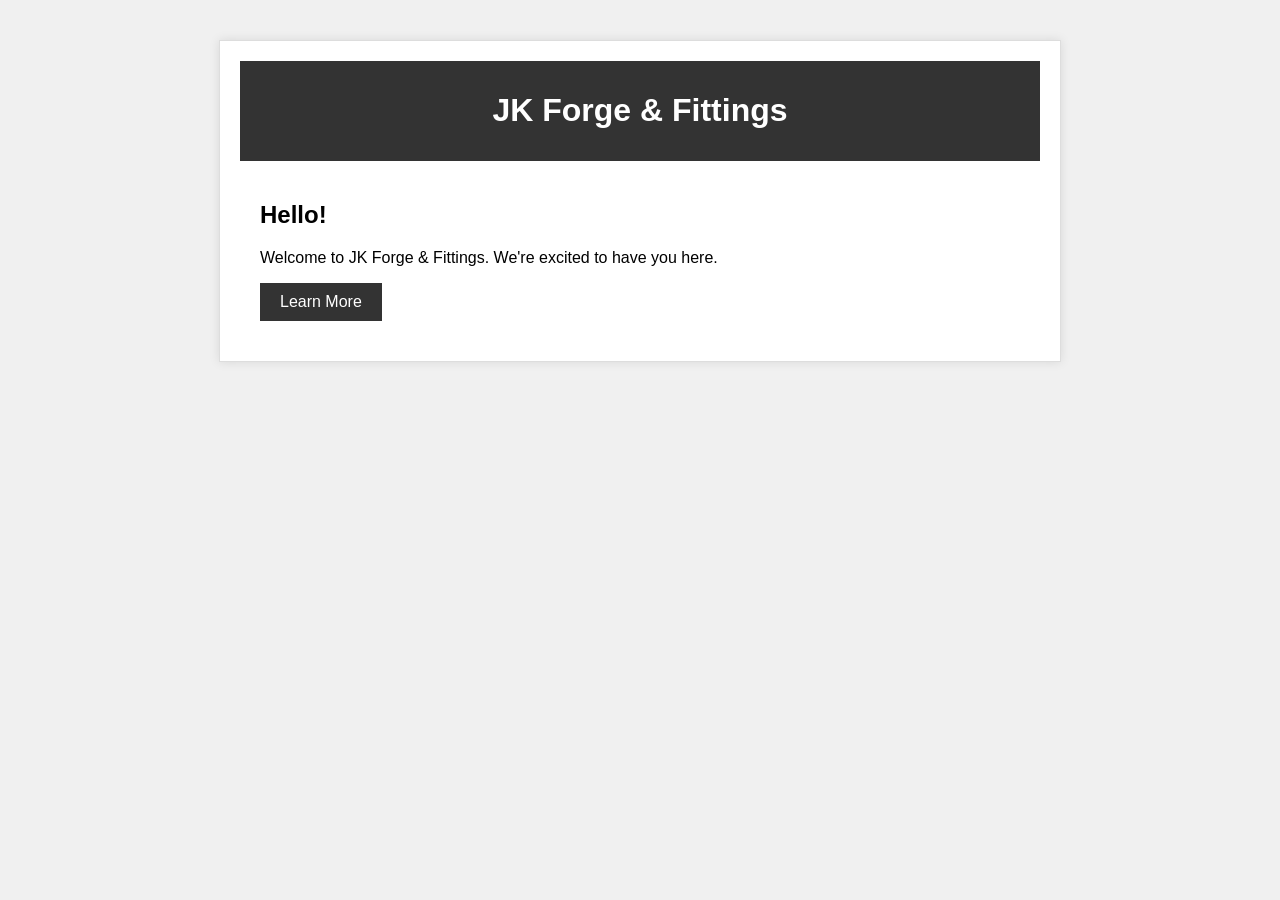
<file: workspace/landing_pages/landing_page_90319ae1-4e1.html>
<!DOCTYPE html>
<html lang="en">
<head>
    <meta charset="UTF-8">
    <meta name="viewport" content="width=device-width, initial-scale=1.0">
    <title>JK Forge & Fittings</title>
    <style>
        body {
            font-family: Arial, sans-serif;
            margin: 0;
            padding: 0;
            background-color: #f0f0f0;
        }
        .container {
            max-width: 800px;
            margin: 40px auto;
            padding: 20px;
            background-color: #fff;
            border: 1px solid #ddd;
            box-shadow: 0 0 10px rgba(0, 0, 0, 0.1);
        }
        .header {
            background-color: #333;
            color: #fff;
            padding: 10px;
            text-align: center;
        }
        .content {
            padding: 20px;
        }
        .button {
            background-color: #333;
            color: #fff;
            border: none;
            padding: 10px 20px;
            font-size: 16px;
            cursor: pointer;
        }
        .button:hover {
            background-color: #444;
        }
    </style>
</head>
<body>
    <div class="container">
        <div class="header">
            <h1>JK Forge & Fittings</h1>
        </div>
        <div class="content">
            <h2>Hello!</h2>
            <p>Welcome to JK Forge & Fittings. We're excited to have you here.</p>
            <button class="button">Learn More</button>
        </div>
    </div>
</body>
</html>
</file>
